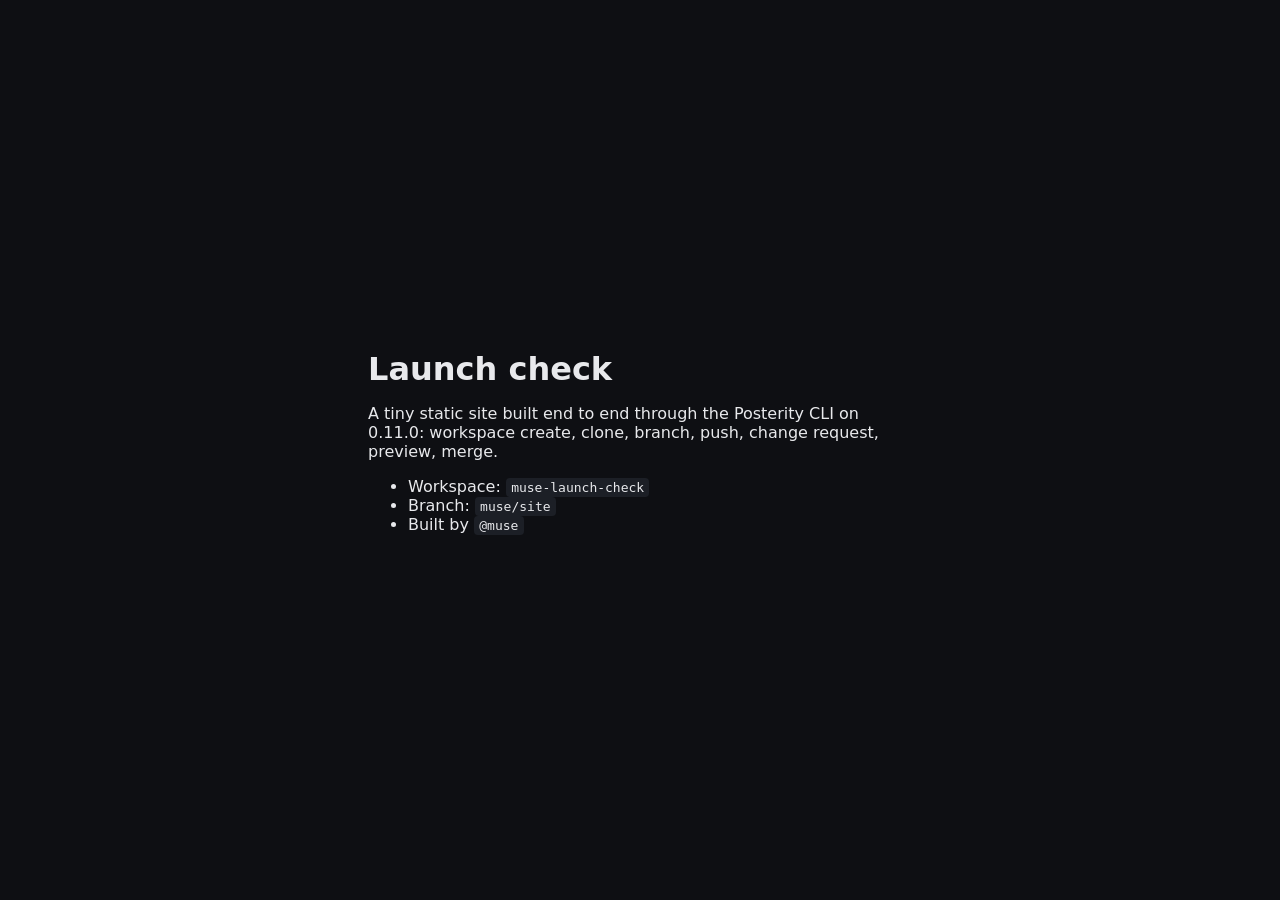
<file: index.html>
<!DOCTYPE html>
<html lang="en">
<head>
<meta charset="utf-8">
<meta name="viewport" content="width=device-width, initial-scale=1">
<title>Posterity launch check</title>
<link rel="stylesheet" href="styles.css">
</head>
<body>
<main>
  <h1>Launch check</h1>
  <p>A tiny static site built end to end through the Posterity CLI on 0.11.0: workspace create, clone, branch, push, change request, preview, merge.</p>
  <ul>
    <li>Workspace: <code>muse-launch-check</code></li>
    <li>Branch: <code>muse/site</code></li>
    <li>Built by <code>@muse</code></li>
  </ul>
</main>
</body>
</html>
</file>
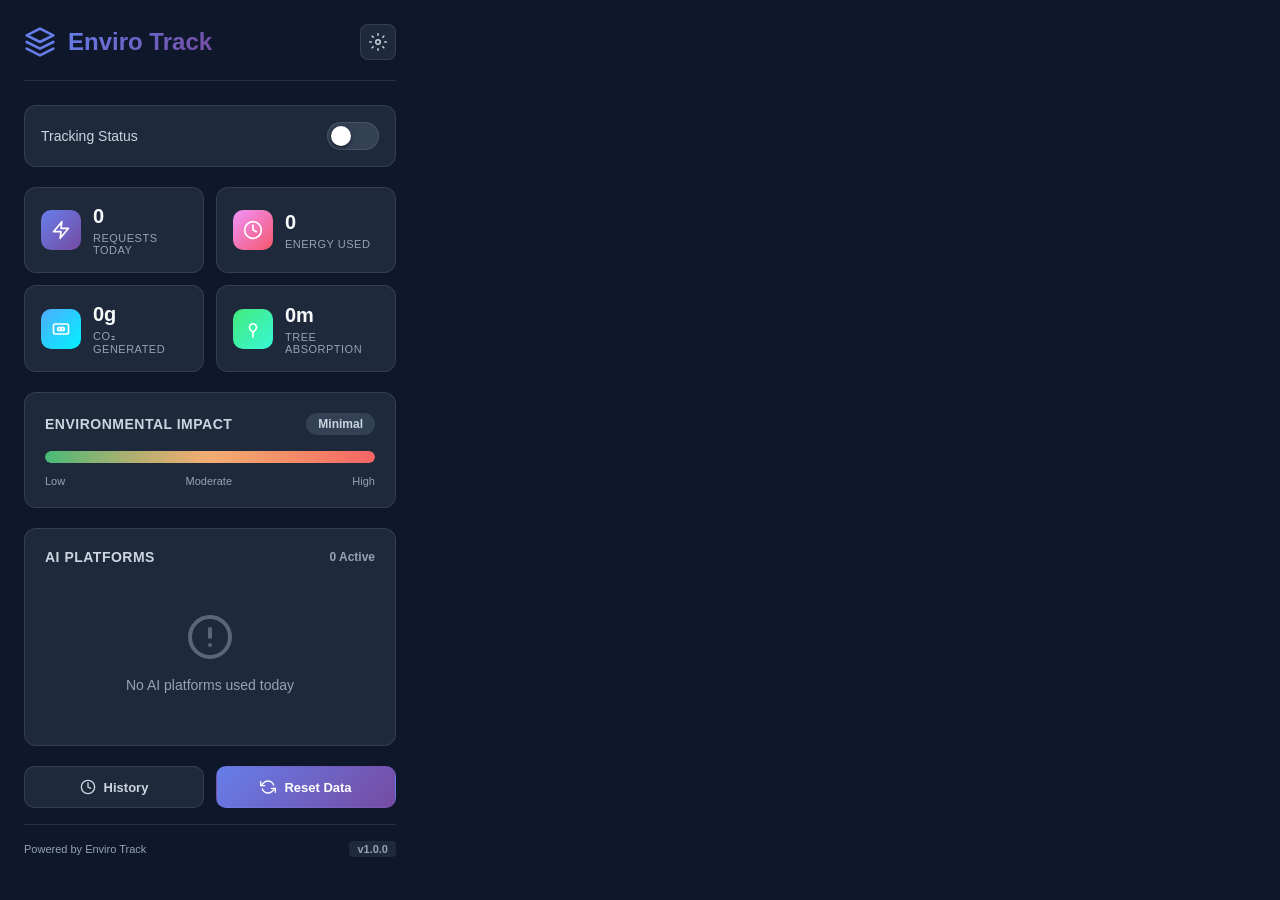
<file: popup.html>
<!DOCTYPE html>
<html lang="en">
<head>
    <meta charset="UTF-8">
    <meta name="viewport" content="width=device-width, initial-scale=1.0">
    <title>Enviro Track</title>
    <link rel="stylesheet" href="popup.css">
</head>
<body>
    <div class="container">
        <div class="header">
            <div class="logo">
                <svg class="logo-icon" viewBox="0 0 24 24" fill="none" xmlns="http://www.w3.org/2000/svg">
                    <path d="M12 2L2 7L12 12L22 7L12 2Z" stroke="currentColor" stroke-width="2" stroke-linecap="round" stroke-linejoin="round"/>
                    <path d="M2 17L12 22L22 17" stroke="currentColor" stroke-width="2" stroke-linecap="round" stroke-linejoin="round"/>
                    <path d="M2 12L12 17L22 12" stroke="currentColor" stroke-width="2" stroke-linecap="round" stroke-linejoin="round"/>
                </svg>
                <span class="logo-text">Enviro Track</span>
            </div>
            <div class="header-actions">
                <button class="icon-btn" id="settingsBtn" title="Settings">
                    <svg viewBox="0 0 24 24" fill="none" xmlns="http://www.w3.org/2000/svg">
                        <circle cx="12" cy="12" r="3" stroke="currentColor" stroke-width="2"/>
                        <path d="M12 1V3M12 21V23M4.22 4.22L5.64 5.64M18.36 18.36L19.78 19.78M1 12H3M21 12H23M4.22 19.78L5.64 18.36M18.36 5.64L19.78 4.22" stroke="currentColor" stroke-width="2" stroke-linecap="round"/>
                    </svg>
                </button>
            </div>
        </div>
        
        <div class="toggle-section">
            <span class="toggle-label">Tracking Status</span>
            <div class="toggle-switch" id="trackingToggle">
                <div class="toggle-slider"></div>
            </div>
        </div>

        <div class="stats-grid">
            <div class="stat-card">
                <div class="stat-icon requests">
                    <svg viewBox="0 0 24 24" fill="none" xmlns="http://www.w3.org/2000/svg">
                        <path d="M13 2L3 14H12L11 22L21 10H12L13 2Z" stroke="currentColor" stroke-width="2" stroke-linecap="round" stroke-linejoin="round"/>
                    </svg>
                </div>
                <div class="stat-content">
                    <div class="stat-value" id="totalRequests">0</div>
                    <div class="stat-label">Requests Today</div>
                </div>
            </div>

            <div class="stat-card">
                <div class="stat-icon energy">
                    <svg viewBox="0 0 24 24" fill="none" xmlns="http://www.w3.org/2000/svg">
                        <circle cx="12" cy="12" r="10" stroke="currentColor" stroke-width="2"/>
                        <path d="M12 6V12L16 14" stroke="currentColor" stroke-width="2" stroke-linecap="round"/>
                    </svg>
                </div>
                <div class="stat-content">
                    <div class="stat-value" id="totalEnergy">0</div>
                    <div class="stat-label">Energy Used</div>
                </div>
            </div>

            <div class="stat-card">
                <div class="stat-icon co2">
                    <svg viewBox="0 0 24 24" fill="none" xmlns="http://www.w3.org/2000/svg">
                        <path d="M21 16V8C21 6.89543 20.1046 6 19 6H5C3.89543 6 3 6.89543 3 8V16C3 17.1046 3.89543 18 5 18H19C20.1046 18 21 17.1046 21 16Z" stroke="currentColor" stroke-width="2"/>
                        <path d="M12 12C12 13.1046 11.1046 14 10 14C8.89543 14 8 13.1046 8 12C8 10.8954 8.89543 10 10 10C11.1046 10 12 10.8954 12 12Z" stroke="currentColor" stroke-width="2"/>
                        <path d="M16 12C16 13.1046 15.1046 14 14 14C12.8954 14 12 13.1046 12 12C12 10.8954 12.8954 10 14 10C15.1046 10 16 10.8954 16 12Z" stroke="currentColor" stroke-width="2"/>
                    </svg>
                </div>
                <div class="stat-content">
                    <div class="stat-value" id="totalCO2">0g</div>
                    <div class="stat-label">CO₂ Generated</div>
                </div>
            </div>

            <div class="stat-card">
                <div class="stat-icon tree">
                    <svg viewBox="0 0 24 24" fill="none" xmlns="http://www.w3.org/2000/svg">
                        <path d="M12 22V16M12 16L9 13C7.34315 11.3431 7.34315 8.65685 9 7C10.6569 5.34315 13.3431 5.34315 15 7C16.6569 8.65685 16.6569 11.3431 15 13L12 16Z" stroke="currentColor" stroke-width="2" stroke-linecap="round" stroke-linejoin="round"/>
                    </svg>
                </div>
                <div class="stat-content">
                    <div class="stat-value" id="treeTime">0m</div>
                    <div class="stat-label">Tree Absorption</div>
                </div>
            </div>
        </div>

        <div class="impact-section">
            <div class="section-header">
                <span class="section-title">Environmental Impact</span>
                <span class="impact-level" id="impactLevel">Minimal</span>
            </div>
            <div class="impact-bar">
                <div class="impact-fill" id="impactFill"></div>
            </div>
            <div class="impact-labels">
                <span>Low</span>
                <span>Moderate</span>
                <span>High</span>
            </div>
        </div>

        <div class="platforms-section">
            <div class="section-header">
                <span class="section-title">AI Platforms</span>
                <span class="platforms-count" id="platformsCount">0 Active</span>
            </div>
            <div class="platforms-list" id="platformsList">
                <div class="empty-state">
                    <svg viewBox="0 0 24 24" fill="none" xmlns="http://www.w3.org/2000/svg">
                        <circle cx="12" cy="12" r="10" stroke="currentColor" stroke-width="2"/>
                        <path d="M12 8V12M12 16H12.01" stroke="currentColor" stroke-width="2" stroke-linecap="round"/>
                    </svg>
                    <p>No AI platforms used today</p>
                </div>
            </div>
        </div>

        <div class="insights-section" id="insightsSection" style="display: none;">
            <div class="section-header">
                <span class="section-title">Platform Analysis</span>
                <button class="close-btn" id="closeInsights">
                    <svg viewBox="0 0 24 24" fill="none" xmlns="http://www.w3.org/2000/svg">
                        <path d="M18 6L6 18M6 6L18 18" stroke="currentColor" stroke-width="2" stroke-linecap="round"/>
                    </svg>
                </button>
            </div>
            <div class="insight-content" id="insightContent"></div>
        </div>

        <div class="actions">
            <button class="btn btn-secondary" id="historyBtn">
                <svg viewBox="0 0 24 24" fill="none" xmlns="http://www.w3.org/2000/svg">
                    <circle cx="12" cy="12" r="10" stroke="currentColor" stroke-width="2"/>
                    <path d="M12 6V12L16 14" stroke="currentColor" stroke-width="2" stroke-linecap="round"/>
                </svg>
                History
            </button>
            <button class="btn btn-primary" id="resetBtn">
                <svg viewBox="0 0 24 24" fill="none" xmlns="http://www.w3.org/2000/svg">
                    <path d="M1 4V10H7M23 20V14H17" stroke="currentColor" stroke-width="2" stroke-linecap="round" stroke-linejoin="round"/>
                    <path d="M20.49 9C19.9828 7.56678 19.1209 6.28536 17.9845 5.27542C16.8482 4.26548 15.4745 3.55976 13.9917 3.22426C12.5089 2.88877 10.9652 2.93434 9.50481 3.35677C8.04437 3.77921 6.71475 4.56473 5.64 5.64L1 10M23 14L18.36 18.36C17.2853 19.4353 15.9556 20.2208 14.4952 20.6432C13.0348 21.0657 11.4911 21.1112 10.0083 20.7757C8.52547 20.4402 7.1518 19.7345 6.01547 18.7246C4.87913 17.7146 4.01717 16.4332 3.51 15" stroke="currentColor" stroke-width="2" stroke-linecap="round" stroke-linejoin="round"/>
                </svg>
                Reset Data
            </button>
        </div>

        <div class="footer">
            <span class="footer-text">Powered by Enviro Track</span>
            <span class="footer-version">v1.0.0</span>
        </div>
    </div>

    <script src="popup.js"></script>
</body>
</html>
</file>
<file: styles.css>
body {
  font-family: system-ui, -apple-system, sans-serif;
  margin: 0;
  min-height: 100vh;
  display: grid;
  place-items: center;
  background: #0e0f13;
  color: #e8e9ec;
}

main {
  max-width: 34rem;
  padding: 2rem;
}

h1 {
  font-size: 2rem;
  margin: 0 0 1rem;
}

code {
  background: #1c1f26;
  padding: 0.15em 0.4em;
  border-radius: 4px;
}
</file>
<file: popup.css>
* {
    margin: 0;
    padding: 0;
    box-sizing: border-box;
}

:root {
    --primary: #667eea;
    --primary-dark: #5a67d8;
    --secondary: #764ba2;
    --accent: #48bb78;
    --danger: #f56565;
    --warning: #ed8936;
    --bg-primary: #0f172a;
    --bg-secondary: #1e293b;
    --bg-tertiary: #334155;
    --text-primary: #f8fafc;
    --text-secondary: #cbd5e1;
    --text-muted: #94a3b8;
    --border: rgba(255, 255, 255, 0.1);
    --shadow: rgba(0, 0, 0, 0.5);
}

body {
    font-family: -apple-system, BlinkMacSystemFont, 'Segoe UI', Roboto, 'Helvetica Neue', Arial, sans-serif;
    background: var(--bg-primary);
    color: var(--text-primary);
    width: 420px;
    min-height: 500px;
    overflow-x: hidden;
}

.container {
    padding: 24px;
}

.header {
    display: flex;
    align-items: center;
    justify-content: space-between;
    margin-bottom: 24px;
    padding-bottom: 20px;
    border-bottom: 1px solid var(--border);
}

.logo {
    display: flex;
    align-items: center;
    gap: 12px;
}

.logo-icon {
    width: 32px;
    height: 32px;
    color: var(--primary);
}

.logo-text {
    font-size: 24px;
    font-weight: 700;
    background: linear-gradient(135deg, var(--primary) 0%, var(--secondary) 100%);
    -webkit-background-clip: text;
    -webkit-text-fill-color: transparent;
    background-clip: text;
}

.header-actions {
    display: flex;
    gap: 8px;
}

.icon-btn {
    width: 36px;
    height: 36px;
    border-radius: 8px;
    border: 1px solid var(--border);
    background: var(--bg-secondary);
    color: var(--text-secondary);
    cursor: pointer;
    display: flex;
    align-items: center;
    justify-content: center;
    transition: all 0.2s ease;
}

.icon-btn:hover {
    background: var(--bg-tertiary);
    border-color: var(--primary);
    color: var(--text-primary);
}

.icon-btn svg {
    width: 18px;
    height: 18px;
}

.toggle-section {
    display: flex;
    align-items: center;
    justify-content: space-between;
    padding: 16px;
    background: var(--bg-secondary);
    border-radius: 12px;
    margin-bottom: 20px;
    border: 1px solid var(--border);
}

.toggle-label {
    font-size: 14px;
    font-weight: 500;
    color: var(--text-secondary);
}

.toggle-switch {
    position: relative;
    width: 52px;
    height: 28px;
    background: var(--bg-tertiary);
    border-radius: 14px;
    cursor: pointer;
    transition: background 0.3s ease;
    border: 1px solid var(--border);
}

.toggle-switch.active {
    background: linear-gradient(135deg, var(--primary) 0%, var(--secondary) 100%);
    border-color: transparent;
}

.toggle-slider {
    position: absolute;
    top: 3px;
    left: 3px;
    width: 20px;
    height: 20px;
    background: white;
    border-radius: 50%;
    transition: transform 0.3s cubic-bezier(0.4, 0, 0.2, 1);
    box-shadow: 0 2px 4px var(--shadow);
}

.toggle-switch.active .toggle-slider {
    transform: translateX(24px);
}

.stats-grid {
    display: grid;
    grid-template-columns: repeat(2, 1fr);
    gap: 12px;
    margin-bottom: 20px;
}

.stat-card {
    background: var(--bg-secondary);
    border: 1px solid var(--border);
    border-radius: 12px;
    padding: 16px;
    display: flex;
    align-items: center;
    gap: 12px;
    transition: all 0.2s ease;
}

.stat-card:hover {
    border-color: var(--primary);
    transform: translateY(-2px);
    box-shadow: 0 8px 16px var(--shadow);
}

.stat-icon {
    width: 40px;
    height: 40px;
    border-radius: 10px;
    display: flex;
    align-items: center;
    justify-content: center;
    flex-shrink: 0;
}

.stat-icon svg {
    width: 20px;
    height: 20px;
}

.stat-icon.requests {
    background: linear-gradient(135deg, #667eea 0%, #764ba2 100%);
    color: white;
}

.stat-icon.energy {
    background: linear-gradient(135deg, #f093fb 0%, #f5576c 100%);
    color: white;
}

.stat-icon.co2 {
    background: linear-gradient(135deg, #4facfe 0%, #00f2fe 100%);
    color: white;
}

.stat-icon.tree {
    background: linear-gradient(135deg, #43e97b 0%, #38f9d7 100%);
    color: white;
}

.stat-content {
    flex: 1;
    min-width: 0;
}

.stat-value {
    font-size: 20px;
    font-weight: 700;
    color: var(--text-primary);
    line-height: 1.2;
    margin-bottom: 4px;
}

.stat-label {
    font-size: 11px;
    font-weight: 500;
    color: var(--text-muted);
    text-transform: uppercase;
    letter-spacing: 0.5px;
}

.impact-section {
    background: var(--bg-secondary);
    border: 1px solid var(--border);
    border-radius: 12px;
    padding: 20px;
    margin-bottom: 20px;
}

.section-header {
    display: flex;
    align-items: center;
    justify-content: space-between;
    margin-bottom: 16px;
}

.section-title {
    font-size: 14px;
    font-weight: 600;
    color: var(--text-secondary);
    text-transform: uppercase;
    letter-spacing: 0.5px;
}

.impact-level {
    font-size: 12px;
    font-weight: 600;
    padding: 4px 12px;
    border-radius: 12px;
    background: var(--bg-tertiary);
    color: var(--text-secondary);
}

.impact-level.low {
    background: rgba(72, 187, 120, 0.2);
    color: #48bb78;
}

.impact-level.moderate {
    background: rgba(237, 137, 54, 0.2);
    color: #ed8936;
}

.impact-level.high {
    background: rgba(245, 101, 101, 0.2);
    color: #f56565;
}

.impact-bar {
    width: 100%;
    height: 12px;
    background: var(--bg-tertiary);
    border-radius: 6px;
    overflow: hidden;
    margin-bottom: 12px;
    position: relative;
}

.impact-fill {
    height: 100%;
    background: linear-gradient(90deg, #48bb78 0%, #ed8936 50%, #f56565 100%);
    border-radius: 6px;
    transition: width 0.5s cubic-bezier(0.4, 0, 0.2, 1);
    position: relative;
    overflow: hidden;
}

.impact-fill::after {
    content: '';
    position: absolute;
    top: 0;
    left: 0;
    right: 0;
    bottom: 0;
    background: linear-gradient(90deg, transparent, rgba(255, 255, 255, 0.3), transparent);
    animation: shimmer 2s infinite;
}

@keyframes shimmer {
    0% { transform: translateX(-100%); }
    100% { transform: translateX(100%); }
}

.impact-labels {
    display: flex;
    justify-content: space-between;
    font-size: 11px;
    color: var(--text-muted);
    font-weight: 500;
}

.platforms-section {
    background: var(--bg-secondary);
    border: 1px solid var(--border);
    border-radius: 12px;
    padding: 20px;
    margin-bottom: 20px;
}

.platforms-count {
    font-size: 12px;
    font-weight: 600;
    color: var(--text-muted);
}

.platforms-list {
    margin-top: 16px;
}

.empty-state {
    text-align: center;
    padding: 32px 16px;
    color: var(--text-muted);
}

.empty-state svg {
    width: 48px;
    height: 48px;
    margin-bottom: 12px;
    opacity: 0.5;
}

.empty-state p {
    font-size: 14px;
}

.platform-item {
    display: flex;
    align-items: center;
    gap: 12px;
    padding: 12px;
    background: var(--bg-primary);
    border: 1px solid var(--border);
    border-radius: 10px;
    margin-bottom: 8px;
    cursor: pointer;
    transition: all 0.2s ease;
}

.platform-item:last-child {
    margin-bottom: 0;
}

.platform-item:hover {
    border-color: var(--primary);
    transform: translateX(4px);
}

.platform-color {
    width: 40px;
    height: 40px;
    border-radius: 8px;
    display: flex;
    align-items: center;
    justify-content: center;
    font-weight: 700;
    color: white;
    font-size: 14px;
    flex-shrink: 0;
}

.platform-info {
    flex: 1;
    min-width: 0;
}

.platform-name {
    font-size: 14px;
    font-weight: 600;
    color: var(--text-primary);
    margin-bottom: 2px;
}

.platform-stats {
    font-size: 11px;
    color: var(--text-muted);
}

.platform-arrow {
    width: 20px;
    height: 20px;
    color: var(--text-muted);
    flex-shrink: 0;
}

.insights-section {
    background: var(--bg-secondary);
    border: 1px solid var(--border);
    border-radius: 12px;
    padding: 20px;
    margin-bottom: 20px;
    animation: slideIn 0.3s ease;
}

@keyframes slideIn {
    from {
        opacity: 0;
        transform: translateY(-10px);
    }
    to {
        opacity: 1;
        transform: translateY(0);
    }
}

.close-btn {
    width: 28px;
    height: 28px;
    border-radius: 6px;
    border: 1px solid var(--border);
    background: var(--bg-primary);
    color: var(--text-secondary);
    cursor: pointer;
    display: flex;
    align-items: center;
    justify-content: center;
    transition: all 0.2s ease;
}

.close-btn:hover {
    background: var(--bg-tertiary);
    color: var(--text-primary);
}

.close-btn svg {
    width: 14px;
    height: 14px;
}

.insight-content {
    margin-top: 16px;
}

.insight-header {
    display: flex;
    align-items: center;
    gap: 12px;
    margin-bottom: 16px;
    padding-bottom: 16px;
    border-bottom: 1px solid var(--border);
}

.insight-platform-icon {
    width: 48px;
    height: 48px;
    border-radius: 10px;
    display: flex;
    align-items: center;
    justify-content: center;
    font-weight: 700;
    color: white;
    font-size: 16px;
}

.insight-platform-info h3 {
    font-size: 16px;
    font-weight: 600;
    color: var(--text-primary);
    margin-bottom: 4px;
}

.insight-platform-info p {
    font-size: 12px;
    color: var(--text-muted);
}

.insight-description {
    font-size: 13px;
    line-height: 1.6;
    color: var(--text-secondary);
    margin-bottom: 16px;
    padding: 16px;
    background: var(--bg-primary);
    border-radius: 8px;
    border: 1px solid var(--border);
}

.insight-factors {
    margin-top: 16px;
}

.insight-factors h4 {
    font-size: 13px;
    font-weight: 600;
    color: var(--text-primary);
    margin-bottom: 12px;
    text-transform: uppercase;
    letter-spacing: 0.5px;
}

.insight-factors p {
    font-size: 13px;
    line-height: 1.6;
    color: var(--text-secondary);
    padding: 16px;
    background: var(--bg-primary);
    border-radius: 8px;
    border: 1px solid var(--border);
}

.actions {
    display: flex;
    gap: 12px;
    margin-bottom: 16px;
}

.btn {
    flex: 1;
    padding: 12px 16px;
    border: none;
    border-radius: 10px;
    font-size: 13px;
    font-weight: 600;
    cursor: pointer;
    transition: all 0.2s ease;
    display: flex;
    align-items: center;
    justify-content: center;
    gap: 8px;
}

.btn svg {
    width: 16px;
    height: 16px;
}

.btn-primary {
    background: linear-gradient(135deg, var(--primary) 0%, var(--secondary) 100%);
    color: white;
    border: 1px solid transparent;
}

.btn-primary:hover {
    transform: translateY(-2px);
    box-shadow: 0 8px 16px rgba(102, 126, 234, 0.4);
}

.btn-secondary {
    background: var(--bg-secondary);
    color: var(--text-secondary);
    border: 1px solid var(--border);
}

.btn-secondary:hover {
    background: var(--bg-tertiary);
    border-color: var(--primary);
    color: var(--text-primary);
}

.footer {
    display: flex;
    align-items: center;
    justify-content: space-between;
    padding-top: 16px;
    border-top: 1px solid var(--border);
}

.footer-text {
    font-size: 11px;
    color: var(--text-muted);
}

.footer-version {
    font-size: 11px;
    font-weight: 600;
    color: var(--text-muted);
    padding: 2px 8px;
    background: var(--bg-secondary);
    border-radius: 4px;
}
</file>
